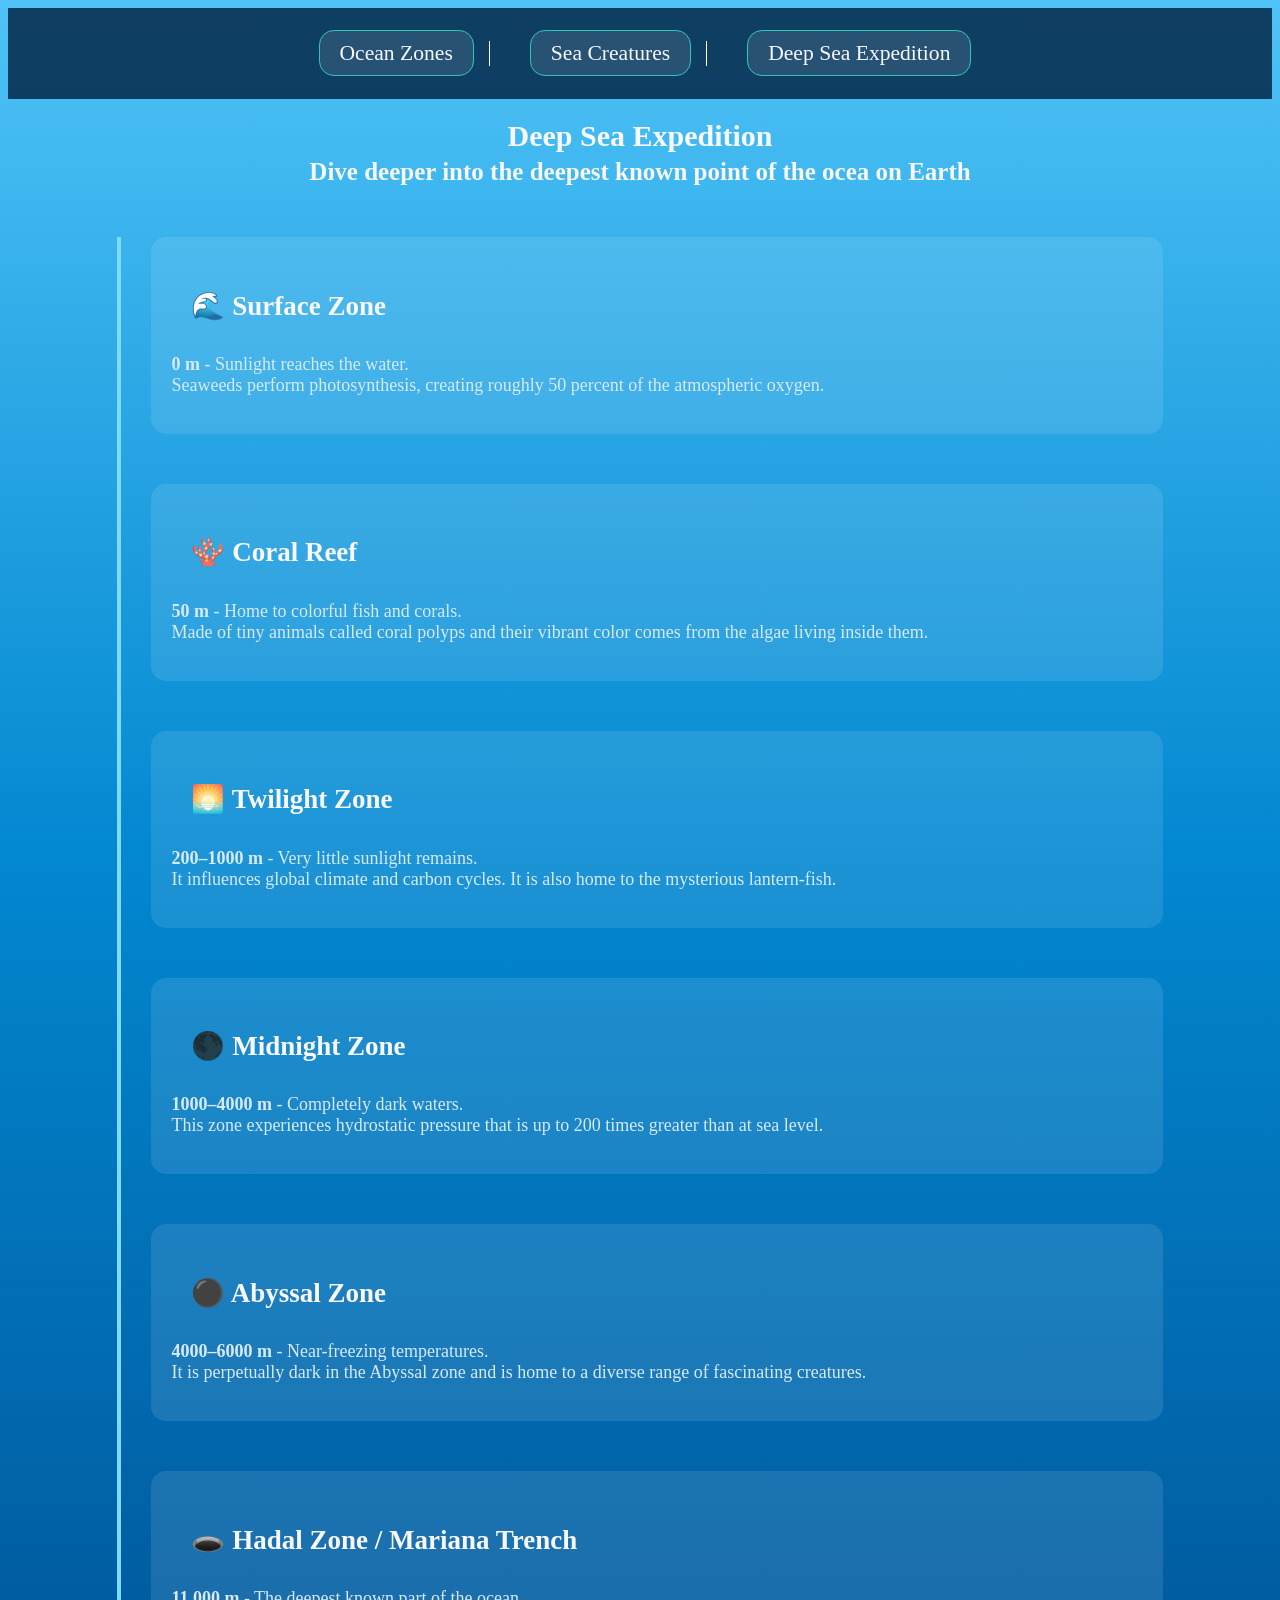
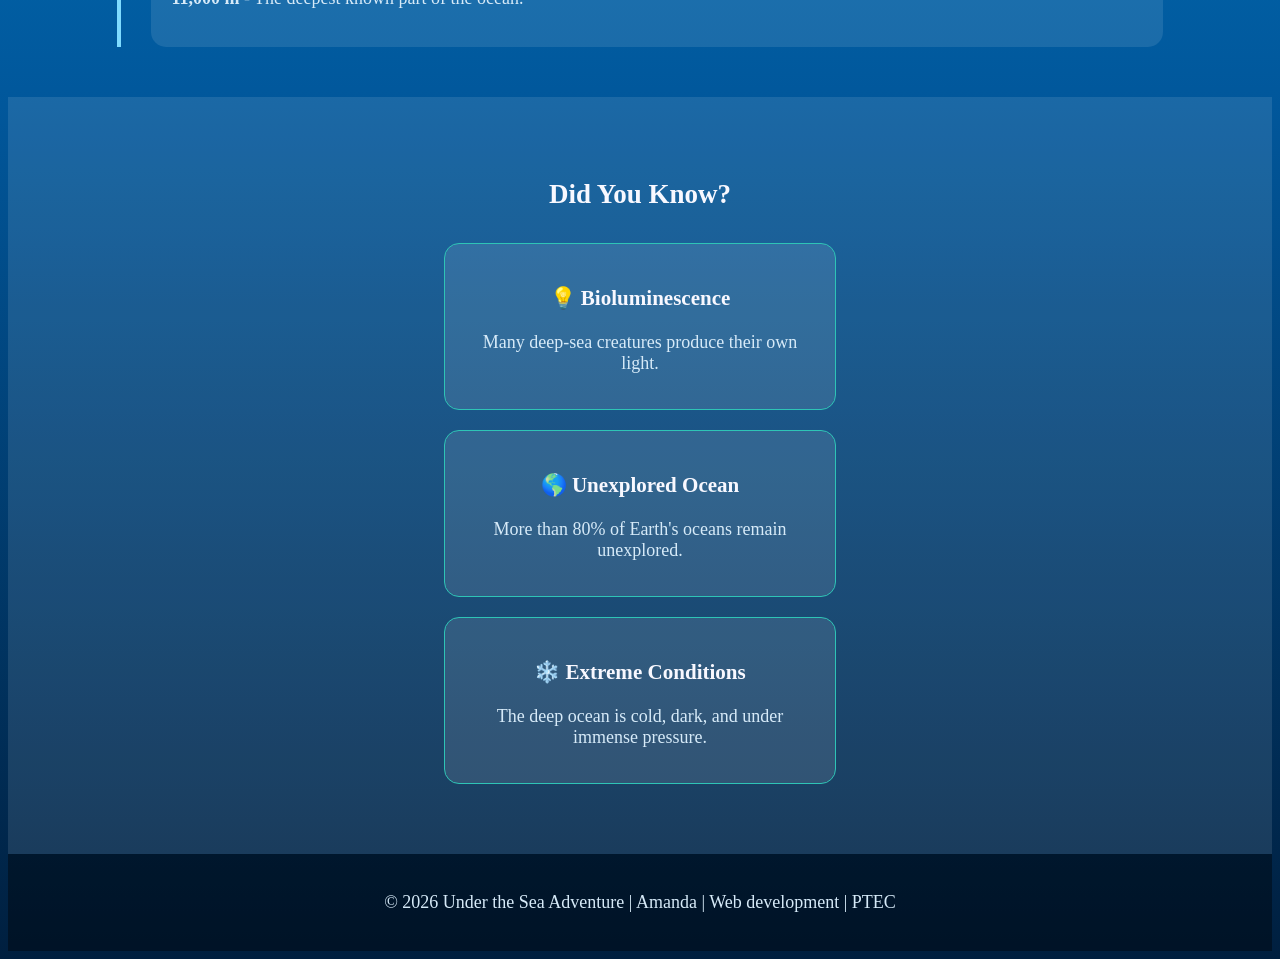
<file: expedition.html>
<!-- Name: Amanda
  Course: Web Dev II
  Teacher: S. Hardman
  School: PTC
  Date Last Modidfied: June 1st, 2026
-->
<!doctype html>
<html lang="en">
  <head>
    <meta charset="UTF-8" />
    <meta name="viewport" content="width=device-width, initial-scale=1.0" />
    <title>Under The Sea</title>
    <link
      rel="stylesheet"
      type="text/css"
      href="stylesheets/css-pages-stylesheets.css" />
  </head>
  <body>
    <header>
      <nav>
        <ul>
          <li>
            <a href="index.html">Ocean Zones</a>
          </li>

          <li><a href="sea-creatures.html">Sea Creatures</a></li>

          <li><a href="expedition.html">Deep Sea Expedition</a></li>
        </ul>
      </nav>
      <h1>
        Deep Sea Expedition <br />
        <span style="font-size: smaller">
          Dive deeper into the deepest known point of the ocea on Earth</span
        >
      </h1>
    </header>
    <main>
      <section class="bubbles">
        <div class="bubble"></div>
        <div class="bubble"></div>
        <div class="bubble"></div>
        <div class="bubble"></div>
      </section>
      <!--groups content related to each other-->
      <section class="timeline">
        <!--container for individual cards-->
        <div class="timeline-item">
          <h2>🌊 Surface Zone</h2>
          <p>
            <b>0 m</b> - Sunlight reaches the water.<br />
            Seaweeds perform photosynthesis, creating roughly 50 percent of the
            atmospheric oxygen.
          </p>
        </div>

        <div class="timeline-item">
          <h2>🪸 Coral Reef</h2>
          <p>
            <b>50 m</b> - Home to colorful fish and corals.<br />
            Made of tiny animals called coral polyps and their vibrant color
            comes from the algae living inside them.
          </p>
        </div>

        <div class="timeline-item">
          <h2>🌅 Twilight Zone</h2>
          <p>
            <b>200–1000 m</b> - Very little sunlight remains.<br />
            It influences global climate and carbon cycles. It is also home to
            the mysterious lantern-fish.
          </p>
        </div>

        <div class="timeline-item">
          <h2>🌑 Midnight Zone</h2>
          <p>
            <b>1000–4000 m</b> - Completely dark waters.<br />
            This zone experiences hydrostatic pressure that is up to 200 times
            greater than at sea level.
          </p>
        </div>

        <div class="timeline-item">
          <h2>⚫ Abyssal Zone</h2>
          <p>
            <b>4000–6000 m</b> - Near-freezing temperatures.<br />
            It is perpetually dark in the Abyssal zone and is home to a diverse
            range of fascinating creatures.
          </p>
        </div>

        <div class="timeline-item">
          <h2>🕳️ Hadal Zone / Mariana Trench</h2>
          <p><b>11,000 m</b> - The deepest known part of the ocean.</p>
        </div>
      </section>

      <section class="facts">
        <h2>Did You Know?</h2>

        <div class="fact-card">
          <h3>💡 Bioluminescence</h3>
          <p>Many deep-sea creatures produce their own light.</p>
        </div>

        <div class="fact-card">
          <h3>🌎 Unexplored Ocean</h3>
          <p>More than 80% of Earth's oceans remain unexplored.</p>
        </div>

        <div class="fact-card">
          <h3>❄️ Extreme Conditions</h3>
          <p>The deep ocean is cold, dark, and under immense pressure.</p>
        </div>
      </section>
    </main>
    <footer>
      <p>
        &#169; 2026 Under the Sea Adventure | Amanda | Web development | PTEC
      </p>
    </footer>
  </body>
</html>
</file>
<file: stylesheets/css-pages-stylesheets.css>
html {
  font-size: 62.5%;
}

body {
  background: linear-gradient(to bottom, #4fc3f7, #0288d1, #01579b, #001f3f);
  size: cover;
  background-repeat: no-repeat;
  color: ghostwhite;
  font-family: "Times New Roman", Times, serif;
  font-size: 1.8rem;
}
/* NAVIGATION */
nav {
  /* places items in a row */
  display: flex;
  /* pushes items apart */
  justify-content: center;
  /* vertically centers items */
  align-items: center;
  /* adds space inside the nav */
  padding: 15px 40px;

  background-color: rgba(0, 31, 63, 0.8);
}

nav a {
  color: ghostwhite;
  font-family: "Times New Roman", Times, serif;
  list-style: none;
  text-decoration: none;
  font-size: larger;

  padding: 10px 20px;

  background-color: rgba(255, 255, 255, 0.1);

  border: 1px solid #2ec4b6;

  border-radius: 15px;

  transition: 0.3s;
}
nav a:hover {
  transform: translateY(-5px); /* Moves link up slightly */

  box-shadow: 0 0 15px #7fdbff; /* Adds glow effect */

  color: #7fdbff; /* Changes text color */
}
nav a:active {
  color: #2ec4b6;
}
nav ul {
  /* places links in a row */
  display: flex;
  /* space between links */
  gap: 25px;

  list-style: none;
}
nav ul li {
  /* Adds separator line */
  border-right: 1px solid white;
  /* Space before line */
  padding-right: 15px;
  /* Space after line */
  margin-right: 15px;
}

nav ul li:last-child {
  /* removes last line */
  border-right: none;
}
/* HEADINGS */
h1 {
  color: ghostwhite;
  text-align: center;
  font-size: 30px;
}
h2 {
  color: ghostwhite;
  padding: 10px 20px;
}
h3 {
  color: ghostwhite;
}
p {
  color: #d6eaf8;
}

/* HERO */
.hero {
  position: relative;
}

.hero img {
  width: 100%;
  display: block;
}

.hero h1 {
  /* Let's you place it anywhere above the image. */
  position: absolute;
  /* moves the heading to the center. */
  top: 50%;
  left: 50%;
  /* perfectly centers it. */
  transform: translate(-50%, -50%);

  font-size: 3rem;
  text-align: center;
}

/* OCEAN ZONES */
.zones {
  /* adds spacing around section */
  padding: 50px;
  text-align: center;
}

.card-container {
  /* uses Flexbox layout */
  display: flex;
  /* moves cards to the next row */
  flex-wrap: wrap;
  /* centers cards */
  justify-content: center;
  /* adds space between cards */
  gap: 20px;
  /* adds space above cards */
  margin-top: 30px;
}

.card {
  width: 220px;
  /* adds space inside cards */
  padding: 20px;
  /* rounds corners */
  border-radius: 15px;
  /* transparent card background */
  background-color: #0288d1;

  border: 1px solid #2ec4b6;
  /* smooth animation */
  transition: 0.3s;
}

.card:hover {
  /* moves card upward */
  transform: translateY(-5px);
  /* adds glow effect */
  box-shadow: 0 0 15px #7fdbff;
}

/* PAGE BANNER */

.page-banner {
  text-align: center;
  padding: 60px 20px;
}

.page-banner h1 {
  font-size: 3rem;
  margin-bottom: 10px;
}

.page-banner p {
  font-size: 1.2rem;
  color: #d6eaf8;
}

main {
  position: relative;
}

/* CREATURE SECTIONS */

.creature-section {
  padding: 40px;
}

.creature-section h2 {
  text-align: center;
  margin-bottom: 30px;
  color: #7fdbff;
}

/* CREATURE GRID */

.creature-grid {
  display: flex;
  justify-content: space-between;

  gap: 25px;
}

/* CARD IMAGES */

.card img {
  width: 100%;
  height: 180px;

  object-fit: cover;

  border-radius: 10px;
}
/* FUN FACTS */

.facts {
  /* adds spacing around section */
  padding: 50px;
  background-color: rgba(255, 255, 255, 0.1);
  text-align: center;
}

.facts p {
  /* adds space between facts */
  margin: 15px;
}

/* FOOTER */

footer {
  text-align: center;
  /* adds spacing */
  padding: 20px;
  /* dark transparent background */
  background-color: rgba(0, 0, 0, 0.4);
}

/* TIMELINE */

.timeline {
  width: 80%;
  margin: 50px auto;

  border-left: 4px solid #7fdbff;

  padding-left: 30px;
}

.timeline-item {
  position: relative;

  margin-bottom: 50px;

  /* creates a transparent effect */
  background-color: rgba(255, 255, 255, 0.1);

  padding: 20px;
  /* rounds the corners */
  border-radius: 15px;

  transition: 0.3s;
}

.timeline-item::before {
  position: absolute;
  /* moves the circle left of the timeline box */
  left: -39px;
  /* positions the circle down from the top */
  top: 25px;

  width: 18px;
  height: 18px;

  background-color: #2ec4b6;

  border-radius: 50%;
}

.timeline-item:hover {
  /* shifts card ten pixels to the right */
  transform: translateX(10px);
  /* creates a glow */
  box-shadow: 0 0 15px #7fdbff;
}

/* FACT CARDS */

.fact-card {
  background-color: rgba(255, 255, 255, 0.1);

  border: 1px solid #2ec4b6;

  border-radius: 15px;

  padding: 20px;

  margin: 20px auto;

  width: 30%;

  text-align: center;

  transition: 0.3s;
}

.fact-card:hover {
  box-shadow: 0 0 15px #7fdbff;

  transform: scale(1.02);
}

/* Bubble container */

.bubbles {
  position: absolute;
  display: inline-block;
  z-index: -1;
  width: 100%;
  height: 100%;
  top: 0;
  left: 0;
  pointer-events: none; /* Allows clicking through bubbles */
  overflow: hidden;
}

/* Individual bubbles */

.bubble {
  position: absolute;
  bottom: -100px;

  width: 40px;
  height: 40px;

  background: rgba(255, 255, 255, 0.3);

  /* makes the bubble circular */
  border-radius: 50%;

  /* Repeats bubble movement forever */
  animation: rise 10s linear infinite;
}

/* Different positions and sizes */

/* styles the first bubble */
.bubble:nth-child(1) {
  left: 10%;
  width: 25px;
  height: 25px;
  animation-duration: 8s;
}

/* styles the second bubble */
.bubble:nth-child(2) {
  left: 30%;
  width: 50px;
  height: 50px;
  animation-duration: 12s;
}

/* styles the third bubble */
.bubble:nth-child(3) {
  left: 70%;
  width: 60px;
  height: 60px;
  animation-duration: 14s;
}

/* styles the fourth bubble */
.bubble:nth-child(4) {
  left: 90%;
  width: 30px;
  height: 30px;
  animation-duration: 9s;
}

/* Animation */

@keyframes rise {
  /* Defines the bubble animation */
  from {
    transform: translateY(0);
    opacity: 1;
  }

  to {
    /* Moves bubbles upward off the screen */
    transform: translateY(-120vh);

    /* Fades bubbles out */
    opacity: 0;
  }
}

.nav-effects {
  width: 220px;
  /* adds space inside cards */
  padding: 20px;
  /* rounds corners */
  border-radius: 15px;
  /* transparent card background */
  background-color: rgba(255, 255, 255, 0.1);

  border: 1px solid #2ec4b6;
  /* smooth animation */
  transition: 0.3s;
}

.nav-effects:hover {
  /* moves card upward */
  transform: translateY(-5px);
  /* adds glow effect */
  box-shadow: 0 0 15px #7fdbff;
}
</file>
